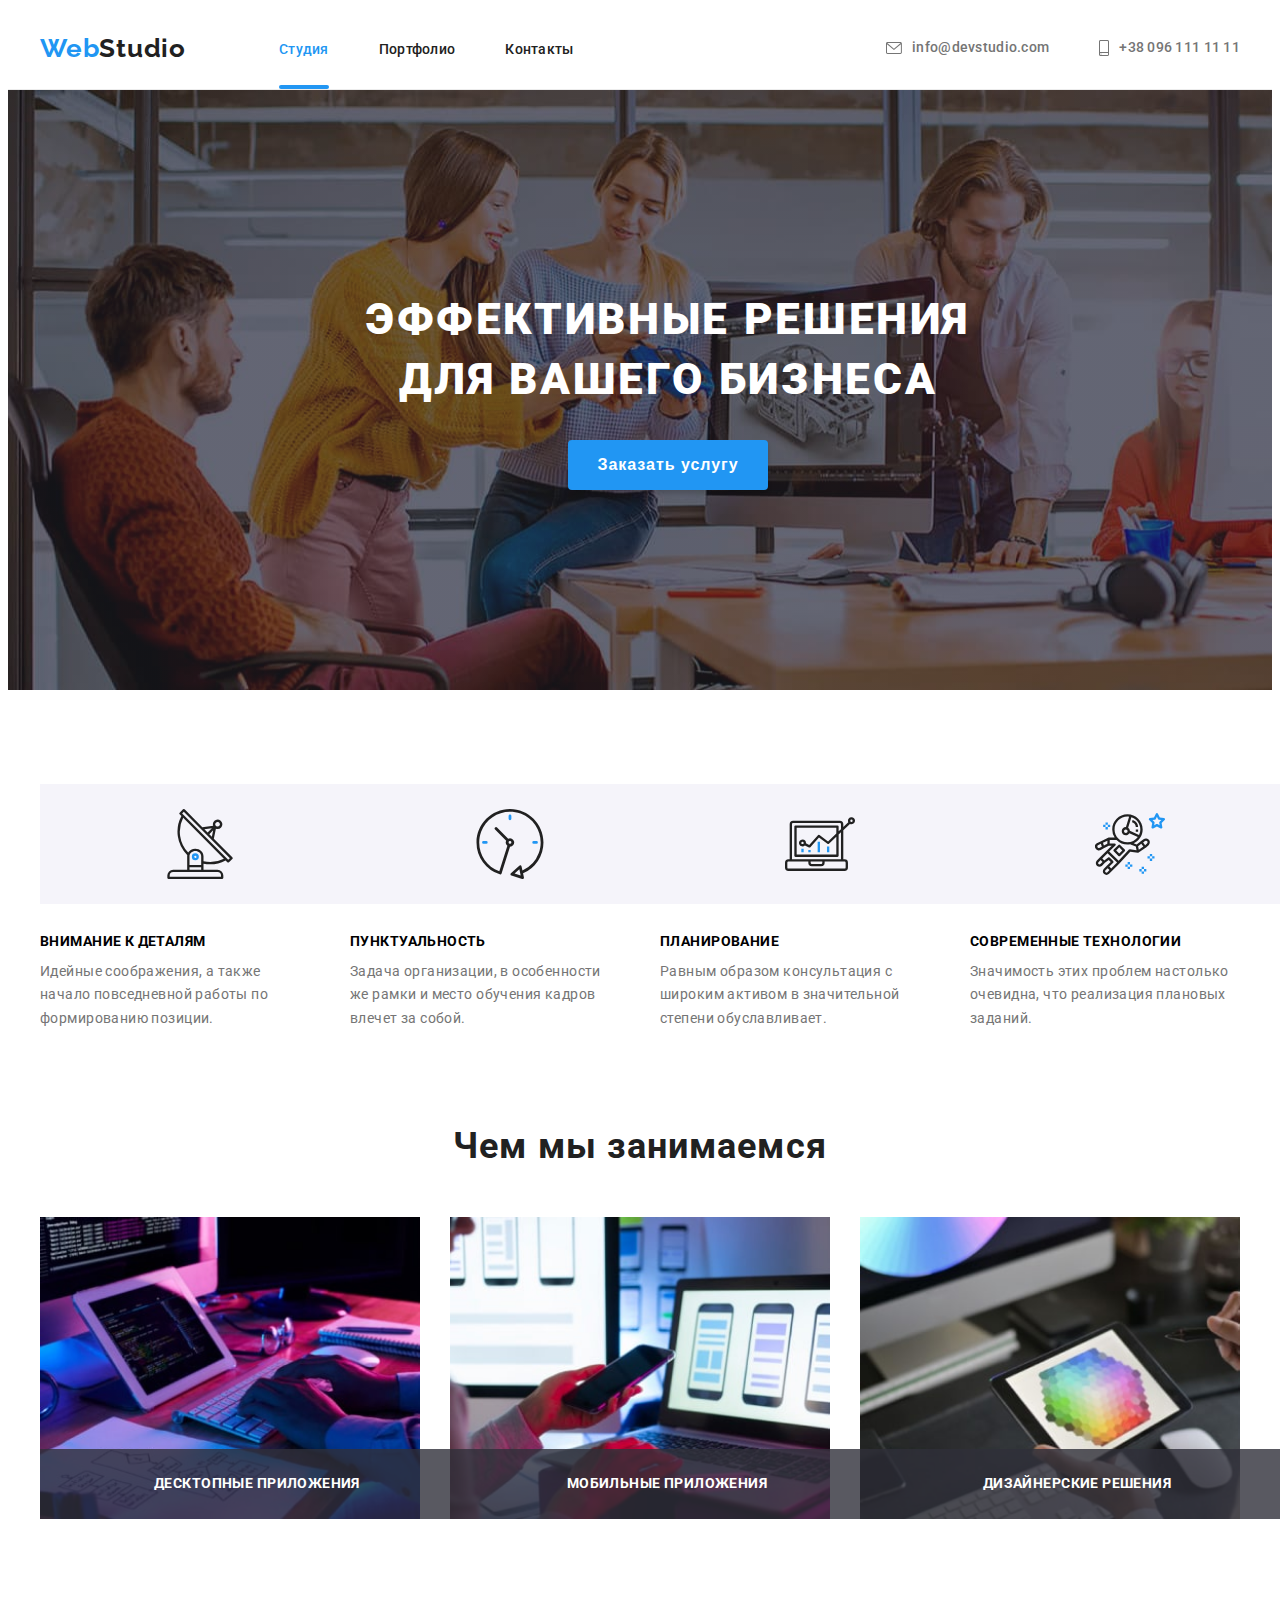
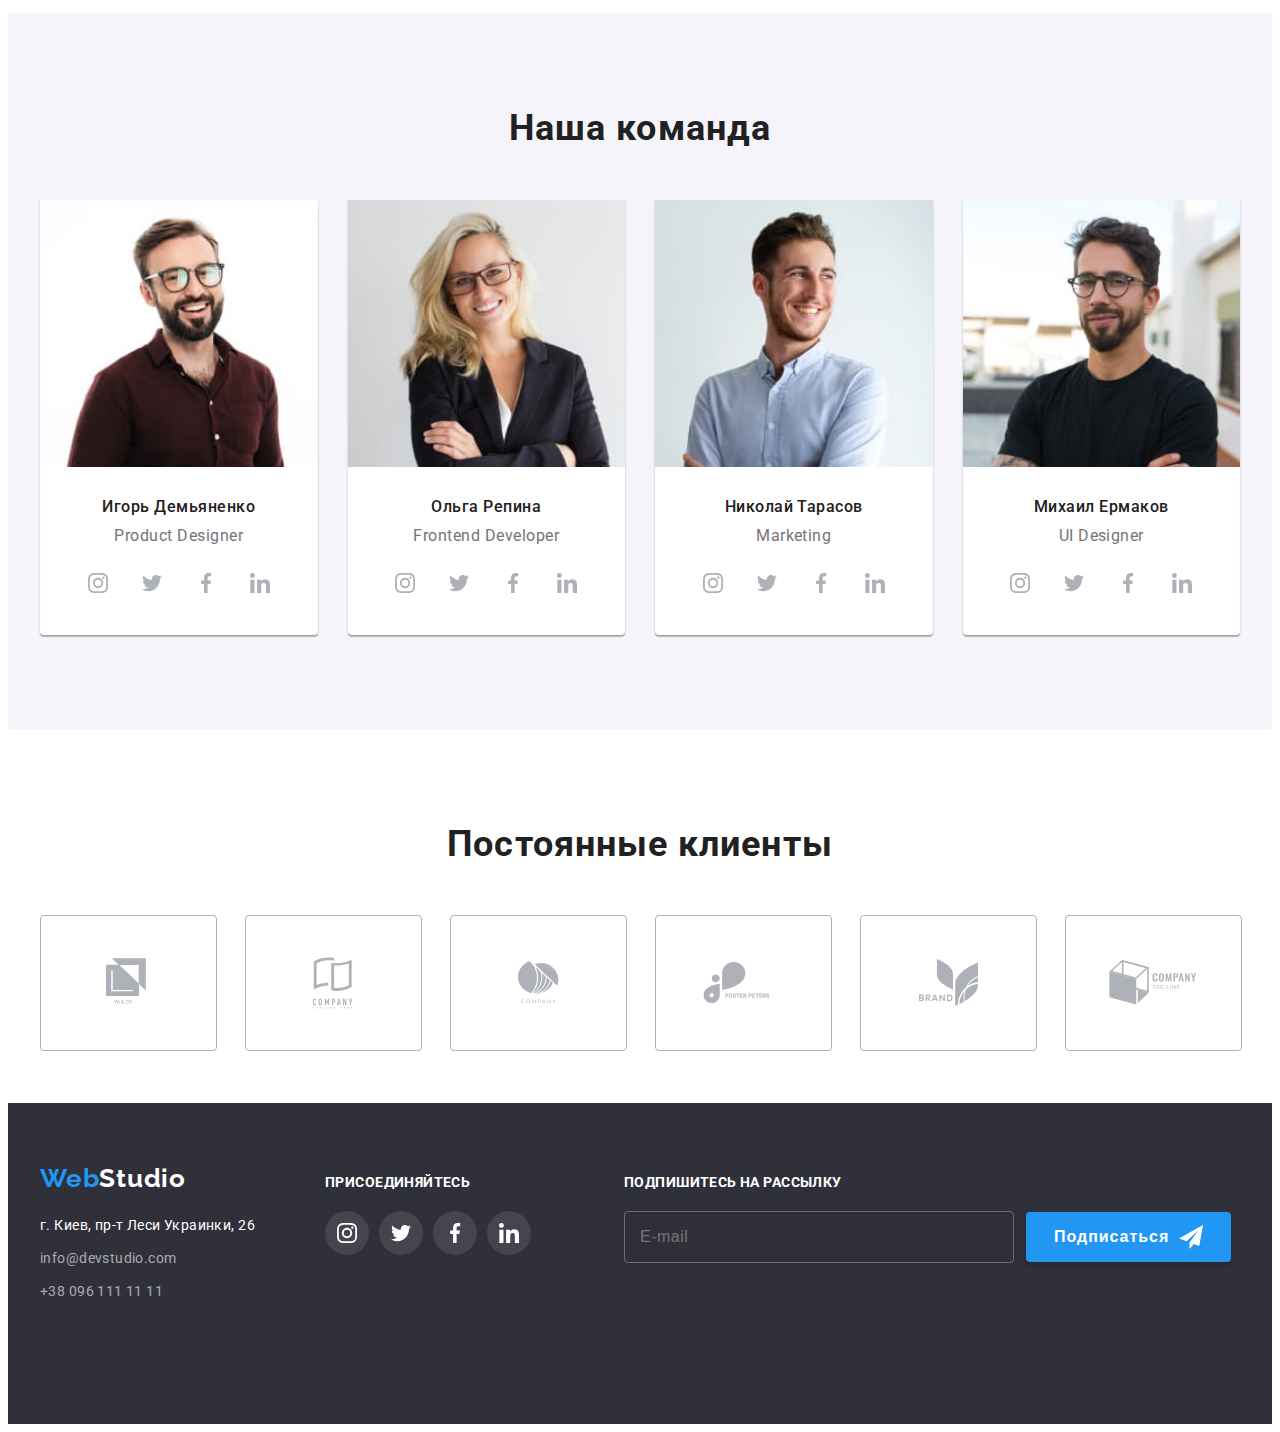
<file: index.html>
<!DOCTYPE html>
<html lang="ru">
<head>
	<meta charset="UTF-8">
	<meta name="viewport" content="width=device-width, initial-scale=1.0">
	<title>Web Studio</title>
	<link rel="preconnect" href="https://fonts.gstatic.com">
	<link href="https://fonts.googleapis.com/css2?family=Raleway:wght@700&family=Roboto:wght@400;500;700;900&display=swap" rel="stylesheet">
	<link rel="stylesheet" href="https://cdnjs.cloudflare.com/ajax/libs/modern-normalize/1.0.0/modern-normalize.min.css" integrity="sha512-ISS7cAi1PEhQ8jnbJpJZMd29NlhNj4AWYyLOSp2CE/CsHxTCu+r+t0D2yoJudVrd0/8fTVPUVDzY5Tvli75u/g==" crossorigin="anonymous" />
	<link rel="stylesheet" href="css/main.min.css">
</head>
<body>
	<header>
		<div class="wrap header-wrap">
			<nav class="navigation">
				<a href="index.html" class="logo link"><span class="logo__first-part">Web</span>Studio</a>
				<ul class="navigation-list list">
					<li class="navigation-list__item">
						<a href="index.html" class="navigation-list__link link navigation-list__link--current">Студия</a> 
					</li>
					<li class="navigation-list__item">
						<a href="portfolio.html" class="navigation-list__link link">Портфолио</a> 
					</li>
					<li class="navigation-list__item">
						<a href="#" class="navigation-list__link link">Контакты</a> 
					</li>
				</ul>
			</nav>
			<button class="menu-button" type="button" data-menu-button>
				<svg class="menu-icon" width="40px" height="40px">
					<use href="images/sprite.svg#icon-menu"></use>
				</svg>
			</button>
			<ul class="header-contacts list">
				<li class="header-contacts__item">
					<a href="mailto:info@devstudio.com" class="header-contacts__link link">
						<svg class="header-contacts__icon" width="16px" height="12px">
							<use href="images/sprite.svg#icon-envelope"></use>
						</svg>
					info@devstudio.com</a>
				</li>
				<li class="header-contacts__item">
					<a href="tel:+380961111111" class="header-contacts__link link">
						<svg class="header-contacts__icon" width="10" height="16">
							<use href="images/sprite.svg#icon-smartphone"></use>
						</svg>
					 +38 096 111 11 11</a>
				</li>
			</ul>
		</div>
		<div class="mobile-menu" data-menu>
			<button type="button" class="menu-close-btn" data-menu-close>
				<svg class="menu-close-icon" width="19" height="19">
					<use href="images/sprite.svg#icon-Vector"></use>
				</svg>
			</button>
			<ul class="mobile-menu__list list">
				<li class="mobile-menu__item">
					<a href="index.html" class="mobile-menu__link mobile-menu__link--current link">
						Студия
					</a>
				</li>
				<li class="mobile-menu__item">
					<a href="portfolio.html" class="mobile-menu__link link">
						Портфолио
					</a>
				</li>
				<li class="mobile-menu__item">
					<a href="#" class="mobile-menu__link link">
						Контакты
					</a>
				</li>
			</ul>
			<ul class="mobile-menu__contacts-list list">
				<li class="mobile-menu__contacts-item">
					<a href="tel:+380961111111" class="mobile-menu__contacts-link link">
					+38 096 111 11 11</a>
				</li>
				<li class="mobile-menu__contacts-item">
					<a href="mailto:info@devstudio.com" class="mobile-menu__contacts-link mobile-menu__contacts-link--email link">
					info@devstudio.com</a>
				</li>
			</ul>
			<ul class="mobile-menu__social-list list">
				<li class="mobile-menu__social-item">
					<a href="#" class="mobile-menu__social-link link">Instagram</a>
				</li>
				<li class="mobile-menu__social-item">
					<a href="#" class="mobile-menu__social-link link">Twitter</a>
				</li>
				<li class="mobile-menu__social-item">
					<a href="#" class="mobile-menu__social-link link">Facebook</a>
				</li>
				<li class="mobile-menu__social-item">
					<a href="#" class="mobile-menu__social-link link">Linkedin</a>
				</li>
			</ul>
		</div>
	</header>
	<main>
		<section class="hero">
				<div class="wrap">
					<h1 class="hero__header">Эффективные решения для вашего бизнеса</h1>
					<button type="button" class="hero__button" data-modal-open>Заказать услугу</button>
				</div>
		</section>
		<section class="rules">
			<div class="wrap">
			 <h2 class="primary-header visually-hidden">Наши принципы</h2>
			 <ul class="rules-list list">
			  <li class="rules-list__item">
			   <div class="rules-list__container">
				<svg class="rules__icon" width="70" height="70">
				 <use href="images/sprite.svg#icon-antenna"></use>
				</svg>
			   </div>
			   <h3 class="rules-list__title">Внимание к деталям</h3>
			   <p class="rules-list__text">Идейные соображения, а также начало повседневной работы по формированию позиции.</p>
			  </li>
			  <li class="rules-list__item">
			   <div class="rules-list__container">
				<svg class="rules__icon" width="70" height="70">
				 <use href="images/sprite.svg#icon-clock"></use>
				</svg>
			   </div>
			   <h3 class="rules-list__title">Пунктуальность</h3>
			   <p class="rules-list__text">Задача организации, в особенности же рамки и место обучения кадров влечет за собой.</p>
			  </li>
			  <li class="rules-list__item">
			   <div class="rules-list__container">
				<svg class="rules__icon" width="70" height="70">
				 <use href="images/sprite.svg#icon-diagram"></use>
				</svg>
			   </div>
			   <h3 class="rules-list__title">Планирование</h3>
			   <p class="rules-list__text">Равным образом консультация с широким активом в значительной степени обуславливает.</p>
			  </li>
			  <li class="rules-list__item">
			   <div class="rules-list__container">
				<svg class="rules__icon" width="70" height="70">
				 <use href="images/sprite.svg#icon-astronaut"></use>
				</svg>
			   </div>
			   <h3 class="rules-list__title">Современные технологии</h3>
			   <p class="rules-list__text">Значимость этих проблем настолько очевидна, что реализация плановых заданий.</p>
			  </li>
			 </ul>
			</div>
		   </section>
		<section class="about">
			<div class="wrap">
				<h2 class="primary-header">Чем мы занимаемся</h2>
				<ul class="about-list list">
					<li class="about-list__item"> 
						<img src="./images/index/img1.jpg" class="about-list__img" alt="coding">
						<div class="about-list__wrapper">
							<p class="about-list__text">Десктопные приложения</p>
						</div>
					</li>
					<li class="about-list__item">
						<img src="./images/index/img2.jpg" class="about-list__img" alt="mobile development">
						<div class="about-list__wrapper">
							<p class="about-list__text">Мобильные приложения</p>
						</div>
					</li>
					<li class="about-list__item">
						<img src="./images/index/img3.jpg" class="about-list__img" alt="tablet development">
						<div class="about-list__wrapper">
							<p class="about-list__text">Дизайнерские решения</p>
						</div>
					</li>
				</ul>
			</div>	
		</section>
		<section class="team">
			<div class="wrap">
				<h2 class="primary-header">Наша команда</h2>
				<ul class="team-list list">
					<li class="team-list__item">
						<picture>
							<source srcset="./images/main/desktop/img1-270x260.jpg 1x, ./images/main/desktop/img1-270x260@2x.jpg 2x" media="(min-width:1200px)">
							<source srcset="./images/main/tablet/img1-354x374.jpg 1x, ./images/main/tablet/img1-354x374@2x.jpg 2x " media="(min-width:768px)">
							<source srcset="./images/main/mobile/img1-450x460.jpg 1x, ./images/main/mobile/img1-450x460@2x.jpg 2x" media="(max-width: 767px)" />
							<img src="./images/main/tablet/img1-270x260.jpg" class="team-list__img" alt="man">
						</picture>
						<div class="team-list__wrapper">
							<h3 class="team-list__header">Игорь Демьяненко</h3>
							<p class="team-list__text">Product Designer</p>
							<ul class="team__social-container list">
								<li class="social-container__item">
									<a href="#" class="social-container__link link">
										<svg class="social-container__icon" width="20" height="20">
											<use href="images/sprite.svg#icon-instagram"></use>
										</svg>
									</a>
								</li>
								<li class="social-container__item">
									<a href="#" class="social-container__link link">
										<svg class="social-container__icon" width="20" height="20">
											<use href="images/sprite.svg#icon-twitter"></use>
										</svg>
									</a>
								</li>
								<li class="social-container__item">
									<a href="#" class="social-container__link link">
										<svg class="social-container__icon" width="20" height="20">
											<use href="images/sprite.svg#icon-facebook"></use>
										</svg>
									</a>
								</li>
								<li class="social-container__item">
									<a href="#" class="social-container__link link">
										<svg class="social-container__icon" width="20" height="20">
											<use href="images/sprite.svg#icon-linkedin"></use>
										</svg>
									</a>
								</li>
							</ul>
						</div>
					</li>
					<li class="team-list__item">
						<picture>
							<source srcset="./images/main/desktop/img2-270x260.jpg 1x, ./images/main/desktop/img2-270x260@2x.jpg 2x"
								media="(min-width: 1200px)" />
							<source srcset="./images/main/tablet/img2-354x374.jpg 1x, ./images/main/tablet/img2-354x374@2x.jpg 2x"
								media="(min-width: 768px)" />
							<source srcset="./images/main/mobile/img2-450x460.jpg 1x, ./images/main/mobile/img2-450x460@2x.jpg 2x"
								media="(max-width: 767px)" />
							<img src="./images/main/desktop/img2-270x260.jpg" class="team-list__img" alt="woman">
						</picture>
						<div class="team-list__wrapper">
							<h3 class="team-list__header">Ольга Репина</h3>
							<p class="team-list__text">Frontend Developer</p>
							<ul class="team__social-container list">
								<li class="social-container__item">
									<a href="#" class="social-container__link link">
										<svg class="social-container__icon" width="20" height="20">
											<use href="images/sprite.svg#icon-instagram"></use>
										</svg>
									</a>
								</li>
								<li class="social-container__item">
									<a href="#" class="social-container__link link">
										<svg class="social-container__icon" width="20" height="20">
											<use href="images/sprite.svg#icon-twitter"></use>
										</svg>
									</a>
								</li>
								<li class="social-container__item">
									<a href="#" class="social-container__link link">
										<svg class="social-container__icon" width="20" height="20">
											<use href="images/sprite.svg#icon-facebook"></use>
										</svg>
									</a>
								</li>
								<li class="social-container__item">
									<a href="#" class="social-container__link link">
										<svg class="social-container__icon" width="20" height="20">
											<use href="images/sprite.svg#icon-linkedin"></use>
										</svg>
									</a>
								</li>
							</ul>
						</div>
					</li>
					<li class="team-list__item">
						<picture>
							<source srcset="./images/main/desktop/img3-270x260.jpg 1x, ./images/main/desktop/img3-270x260@2x.jpg 2x"
								media="(min-width: 1200px)" />
							<source srcset="./images/main/tablet/img3-354x374.jpg 1x, ./images/main/tablet/img3-354x374@2x.jpg 2x"
								media="(min-width: 768px)" />
							<source srcset="./images/main/mobile/img3-450x460.jpg 1x, ./images/main/mobile/img3-450x460@2x.jpg 2x"
								media="(max-width: 767px)" />
							<img src="./images/main/desktop/img3-270x260.jpg" class="team-list__img" alt="man">
						</picture>
						<div class="team-list__wrapper">
							<h3 class="team-list__header">Николай Тарасов</h3>
							<p class="team-list__text">Marketing</p>
							<ul class="team__social-container list">
								<li class="social-container__item">
									<a href="#" class="social-container__link link">
										<svg class="social-container__icon" width="20" height="20">
											<use href="images/sprite.svg#icon-instagram"></use>
										</svg>
									</a>
								</li>
								<li class="social-container__item">
									<a href="#" class="social-container__link link">
										<svg class="social-container__icon" width="20" height="20">
											<use href="images/sprite.svg#icon-twitter"></use>
										</svg>
									</a>
								</li>
								<li class="social-container__item">
									<a href="#" class="social-container__link link">
										<svg class="social-container__icon" width="20" height="20">
											<use href="images/sprite.svg#icon-facebook"></use>
										</svg>
									</a>
								</li>
								<li class="social-container__item">
									<a href="#" class="social-container__link link">
										<svg class="social-container__icon" width="20" height="20">
											<use href="images/sprite.svg#icon-linkedin"></use>
										</svg>
									</a>
								</li>
							</ul>
						</div>
					</li>
					<li class="team-list__item">
						<picture>
							<source srcset="./images/main/desktop/img4-270x260.jpg 1x, ./images/main/desktop/img4-270x260@2x.jpg 2x"
								media="(min-width: 1200px)" />
							<source srcset="./images/main/tablet/img4-354x374.jpg 1x, ./images/main/tablet/img4-354x374@2x.jpg 2x"
								media="(min-width: 768px)" />
							<source srcset="./images/main/mobile/img4-450x460.jpg 1x, ./images/main/mobile/img4-450x460@2x.jpg 2x"
								media="(max-width: 767px)" />
							<img src="./images/main/desktop/img4-270x260.jpg" class="team-list__img" alt="man">
						</picture>
						<div class="team-list__wrapper">
							<h3 class="team-list__header">Михаил Ермаков</h3>
							<p class="team-list__text">UI Designer</p>
							<ul class="team__social-container list">
								<li class="social-container__item">
									<a href="#" class="social-container__link link">
										<svg class="social-container__icon" width="20" height="20">
											<use href="images/sprite.svg#icon-instagram"></use>
										</svg>
									</a>
								</li>
								<li class="social-container__item">
									<a href="#" class="social-container__link link">
										<svg class="social-container__icon" width="20" height="20">
											<use href="images/sprite.svg#icon-twitter"></use>
										</svg>
									</a>
								</li>
								<li class="social-container__item">
									<a href="#" class="social-container__link link">
										<svg class="social-container__icon" width="20" height="20">
											<use href="images/sprite.svg#icon-facebook"></use>
										</svg>
									</a>
								</li>
								<li class="social-container__item">
									<a href="#" class="social-container__link link">
										<svg class="social-container__icon" width="20" height="20">
											<use href="images/sprite.svg#icon-linkedin"></use>
										</svg>
									</a>
								</li>
							</ul>
						</div>
					</li>
				</ul>
			</div>
		</section>
		<section class="clients">
			<div class="wrap">
				<h2 class="primary-header">Постоянные клиенты</h2>
				<ul class="clients-list list">
					<li class="clients-list__item">
						<a href="#" class="clients-list__link link">
							<svg class="clients-list__icon" width="44" height="49">
								<use href="images/sprite.svg#icon-logo-1"></use>
							</svg>
						</a>
					</li>
					<li class="clients-list__item">
						<a href="#" class="clients-list__link link">
							<svg class="clients-list__icon" width="40" height="52">
								<use href="images/sprite.svg#icon-logo-2"></use>
							</svg>
						</a>
					</li>
					<li class="clients-list__item">
						<a href="#" class="clients-list__link link">
							<svg class="clients-list__icon" width="41" height="43">
								<use href="images/sprite.svg#icon-logo-3"></use>
							</svg>
						</a>
					</li>
					<li class="clients-list__item">
						<a href="#" class="clients-list__link link">
							<svg class="clients-list__icon" width="80" height="42">
								<use href="images/sprite.svg#icon-logo-4"></use>
							</svg>
						</a>
					</li>
					<li class="clients-list__item">
						<a href="#" class="clients-list__link link">
							<svg class="clients-list__icon" width="59" height="47">
								<use href="images/sprite.svg#icon-logo-5"></use>
							</svg>
						</a>
					</li>
					<li class="clients-list__item">
						<a href="#" class="clients-list__link link">
							<svg class="clients-list__icon" width="88" height="45">
								<use href="images/sprite.svg#icon-logo-6"></use>
							</svg>
						</a>
					</li>
				</ul>
			</div>
		</section>
	</main>
	<footer>
		<div class="footer wrap">
			<div class="footer__container">
				<div class="footer__left-part">
					<a href="index.html" class="logo logo--bottom link"><span class="logo__first-part">Web</span>Studio</a>
					<address>
						<ul class="address-list list">
							<li class="address-list__item">
								<a href="https://goo.gl/maps/cHCvmtt4Cjto5mqM6" class="address-list__link link addr" target="_blank" rel="noopener noreffer">г. Киев, пр-т Леси Украинки, 26</a>
							</li>
							<li class="address-list__item">
								<a href="mailto:info@devstudio.com" class="address-list__link link">info@devstudio.com</a>
							</li>
							<li class="address-list__item">
								<a href="tel:+380961111111" class="address-list__link link"> +38 096 111 11 11</a>
							</li>
						</ul>
					</address>
				</div>
				<div class="footer__right-part">
					<h4 class="right-part__header">Присоединяйтесь</h4>
					<ul class="social-container list">
						<li class="social-container__item">
							<a href="#" class="social-container__link link">
								<svg class="social-container__icon" width="20" height="20">
									<use href="images/sprite.svg#icon-instagram"></use>
								</svg>
							</a>
						</li>
						<li class="social-container__item">
							<a href="#" class="social-container__link link">
								<svg class="social-container__icon" width="20" height="20">
									<use href="images/sprite.svg#icon-twitter"></use>
								</svg>
							</a>
						</li>
						<li class="social-container__item">
							<a href="#" class="social-container__link link">
								<svg class="social-container__icon" width="20" height="20">
									<use href="images/sprite.svg#icon-facebook"></use>
								</svg>
							</a>
						</li>
						<li class="social-container__item">
							<a href="#" class="social-container__link link">
								<svg class="social-container__icon" width="20" height="20">
									<use href="images/sprite.svg#icon-linkedin"></use>
								</svg>
							</a>
						</li>
					</ul>
				</div>
			</div>
			<div class="footer__form-part">
				<p class="right-part__header"><label for="email">Подпишитесь на рассылку</label></p>
				<form action="#" class="footer-form">
					<input id="email" type="email" name="email" class="footer-form__input" required placeholder="E-mail">
					<button type="submit" class="footer-form__btn">
						Подписаться
						<svg class="footer-form__icon" width="24" height="24">
							<use href="images/sprite.svg#icon-icon-send"></use>
						</svg>	
					</button>
				</form>
			</div>
		</div>
	</footer>

	<div class="backdrop is-hidden" data-modal>
		<div class="modal">
			<button type="button" class="modal-close-btn" data-modal-close>
				<svg class="modal-close-icon" width="11" height="11">
					<use href="images/sprite.svg#icon-Vector"></use>
				</svg>
			</button>
			<p class="modal__header">Оставьте свои данные, мы вам перезвоним</p>
			<form action="#" class="modal-form">
				<label for="user-name" class="modal-form__label">Имя</label>
				<div class="modal-form__wrapper">
					<input id="user-name" type="text" name="user-name" class="modal-form__input" required>
					<svg class="modal-form__icon" width="18" height="18">
						<use href="images/sprite.svg#icon-person-black"></use>
					</svg>
				</div>
				<label for="user-tel" class="modal-form__label">Телефон</label>
				<div class="modal-form__wrapper">
					<input id="user-tel" type="tel" name="user-tel" class="modal-form__input" required>
					<svg class="modal-form__icon" width="18" height="18">
						<use href="images/sprite.svg#icon-phone-black"></use>
					</svg>
				</div>
				<label for="user-email" class="modal-form__label">Почта</label>
				<div class="modal-form__wrapper">
					<input id="user-email" type="email" name="user-email" class="modal-form__input" required>
					<svg class="modal-form__icon" width="18" height="18">
						<use href="images/sprite.svg#icon-email-black"></use>
					</svg>
				</div>
				<label for="user-message" class="modal-form__label">Комментарий</label>
				<textarea name="user-message" id="user-message" placeholder="Введите текст" class="modal-form__textarea"></textarea>
				<input type="checkbox" name="user-terms" id="user-terms" class="user-terms-checkbox visually-hidden">
				<label for="user-terms" class="user-terms"><span>Соглашаюсь с рассылкой и принимаю <a class="user-terms-desc" href="#">Условия договора</a></span></label>
				<button type="submit" class="footer-form__btn modal-form__btn">Отправить</button>
			</form>
		</div>
	</div>		
	<script src="./js/mobile-menu.js"></script>
	<script src="./js/modal.js"></script>
</body>
</html>
</file>
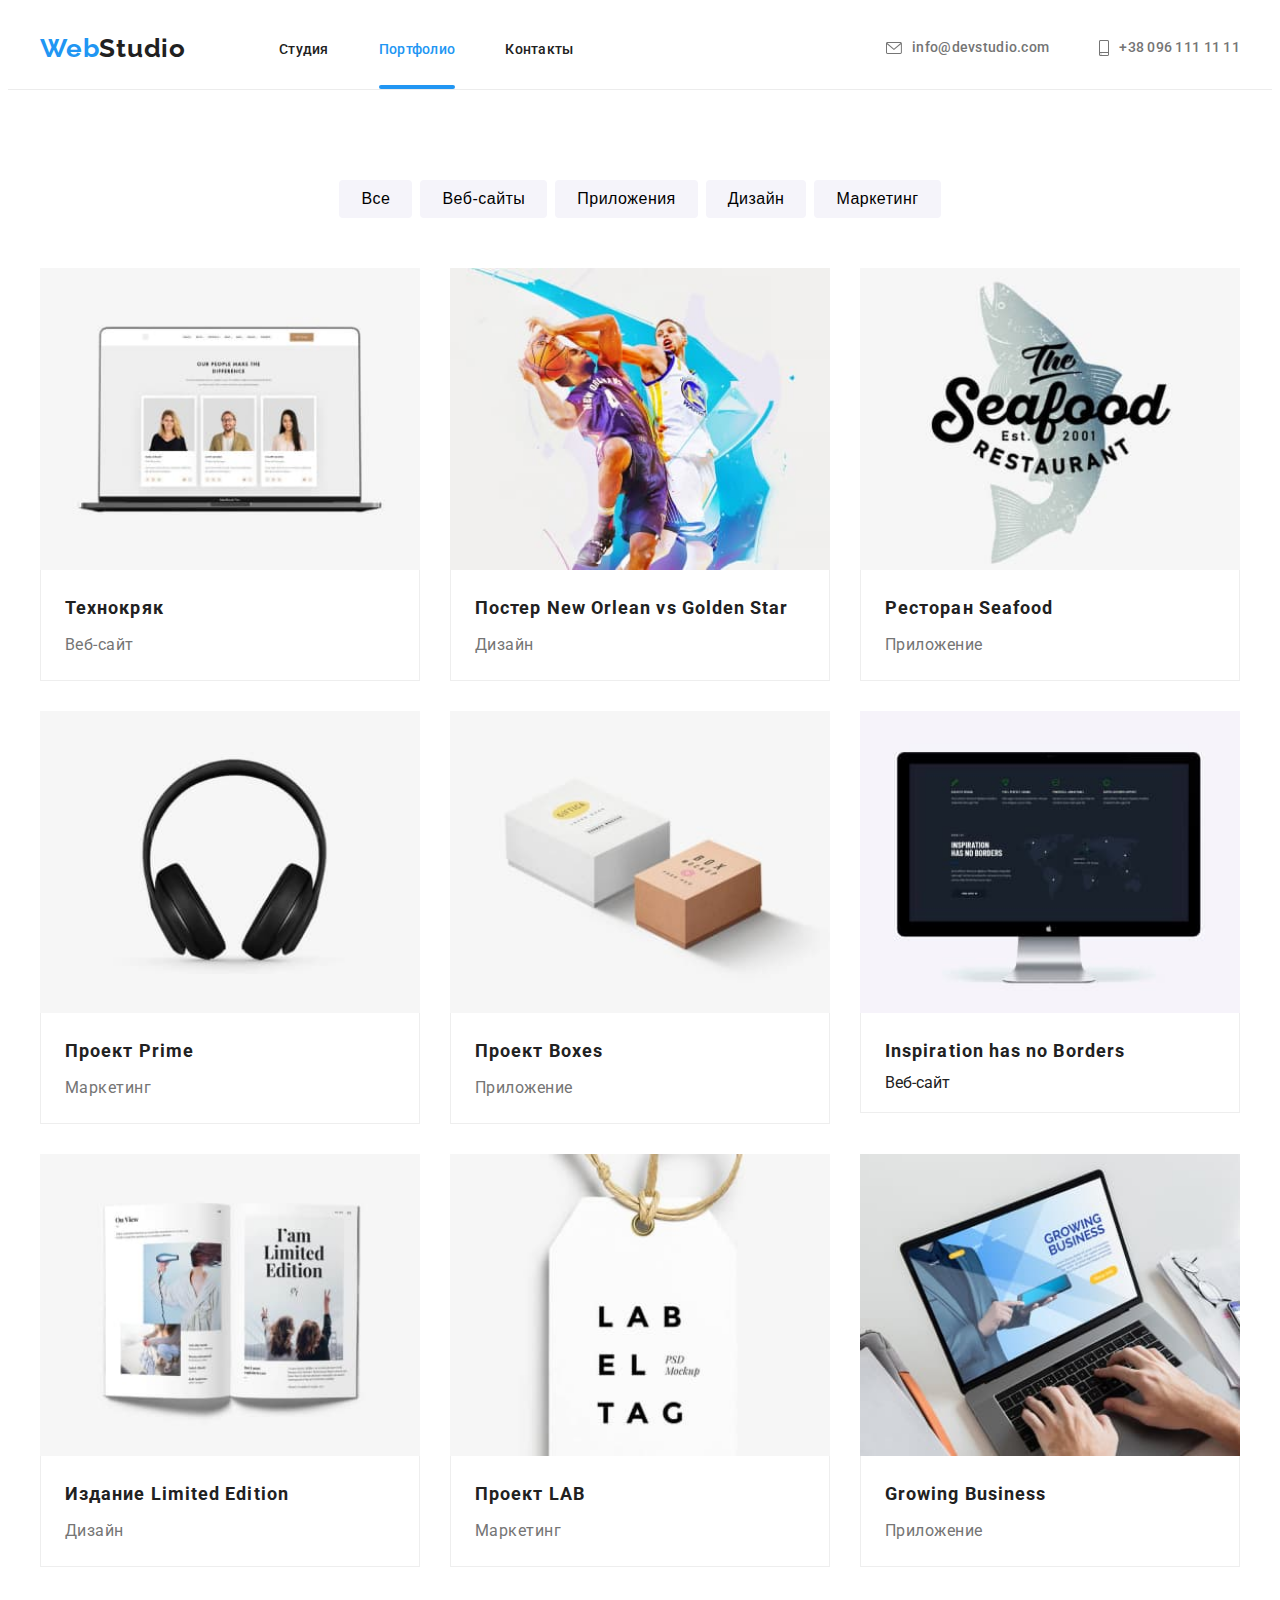
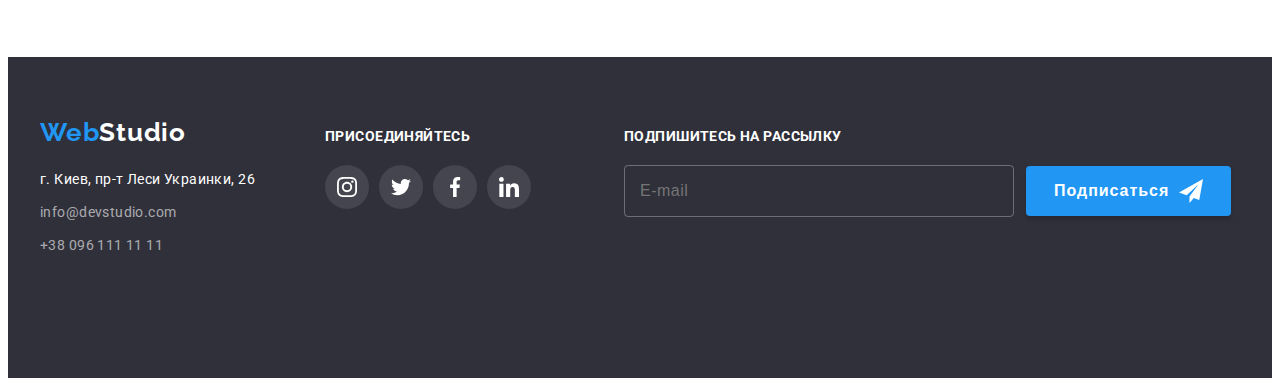
<file: portfolio.html>
<!DOCTYPE html>
<html lang="ru">
<head>
	<meta charset="UTF-8">
	<meta name="viewport" content="width=device-width, initial-scale=1.0">
	<title>Web Studio-Portfolio</title>
	<link rel="preconnect" href="https://fonts.gstatic.com">
	<link href="https://fonts.googleapis.com/css2?family=Raleway:wght@700&family=Roboto:wght@400;500;700;900&display=swap" rel="stylesheet">
	<link rel="stylesheet" href="https://cdnjs.cloudflare.com/ajax/libs/modern-normalize/1.0.0/modern-normalize.min.css" integrity="sha512-ISS7cAi1PEhQ8jnbJpJZMd29NlhNj4AWYyLOSp2CE/CsHxTCu+r+t0D2yoJudVrd0/8fTVPUVDzY5Tvli75u/g==" crossorigin="anonymous" />
	<link rel="stylesheet" href="css/main.min.css">
</head>
<body>
	<header>
		<div class="wrap header-wrap">
			<nav class="navigation">
				<a href="index.html" class="logo link"><span class="logo__first-part">Web</span>Studio</a>
				<ul class="navigation-list list">
					<li class="navigation-list__item">
						<a href="index.html" class="navigation-list__link link">Студия</a> 
					</li>
					<li class="navigation-list__item">
						<a href="portfolio.html" class="navigation-list__link link navigation-list__link--current">Портфолио</a> 
					</li>
					<li class="navigation-list__item">
						<a href="#" class="navigation-list__link link">Контакты</a> 
					</li>
				</ul>
			</nav>
			<button class="menu-button" type="button" data-menu-button>
				<svg class="menu-icon" width="40px" height="40px">
					<use href="images/sprite.svg#icon-menu"></use>
				</svg>
			</button>
			<ul class="header-contacts list">
				<li class="header-contacts__item">
					<a href="mailto:info@devstudio.com" class="header-contacts__link link">
						<svg class="header-contacts__icon" width="16px" height="12px">
							<use href="images/sprite.svg#icon-envelope"></use>
						</svg>
					info@devstudio.com</a>
				</li>
				<li class="header-contacts__item">
					<a href="tel:+380961111111" class="header-contacts__link link">
						<svg class="header-contacts__icon" width="10" height="16">
							<use href="images/sprite.svg#icon-smartphone"></use>
						</svg>
					 +38 096 111 11 11</a>
				</li>
			</ul>
		</div>
		<div class="mobile-menu" data-menu>
			<button type="button" class="menu-close-btn" data-menu-close>
				<svg class="menu-close-icon" width="19" height="19">
					<use href="images/sprite.svg#icon-Vector"></use>
				</svg>
			</button>
			<ul class="mobile-menu__list list">
				<li class="mobile-menu__item">
					<a href="index.html" class="mobile-menu__link  link ">
						Студия
					</a>
				</li>
				<li class="mobile-menu__item">
					<a href="portfolio.html" class="mobile-menu__link mobile-menu__link--current link">
						Портфолио
					</a>
				</li>
				<li class="mobile-menu__item">
					<a href="#" class="mobile-menu__link link">
						Контакты
					</a>
				</li>
			</ul>
			<ul class="mobile-menu__contacts-list list">
				<li class="mobile-menu__contacts-item">
					<a href="tel:+380961111111" class="mobile-menu__contacts-link link">
					+38 096 111 11 11</a>
				</li>
				<li class="mobile-menu__contacts-item">
					<a href="mailto:info@devstudio.com" class="mobile-menu__contacts-link mobile-menu__contacts-link--email link">
					info@devstudio.com</a>
				</li>
			</ul>
			<ul class="mobile-menu__social-list list">
				<li class="mobile-menu__social-item">
					<a href="#" class="mobile-menu__social-link link">Instagram</a>
				</li>
				<li class="mobile-menu__social-item">
					<a href="#" class="mobile-menu__social-link link">Twitter</a>
				</li>
				<li class="mobile-menu__social-item">
					<a href="#" class="mobile-menu__social-link link">Facebook</a>
				</li>
				<li class="mobile-menu__social-item">
					<a href="#" class="mobile-menu__social-link link">Linkedin</a>
				</li>
			</ul>
		</div>
	</header>
	<main>
		<section class="main-section">
			<div class="wrap">
				<h1 class="visually-hidden">Наши проекты</h1>
				<ul class="filter-list list">
					<li class="filter-list__item">
						<button type="button" class="filter-list__button">Все</button>
					</li>
					<li class="filter-list__item">
						<button type="button" class="filter-list__button">Веб-сайты</button>
					</li>
					<li class="filter-list__item">
						<button type="button" class="filter-list__button">Приложения</button>
					</li>
					<li class="filter-list__item">
						<button type="button" class="filter-list__button">Дизайн</button>
					</li>
					<li class="filter-list__item">
						<button type="button" class="filter-list__button">Маркетинг</button>
					</li>
				</ul>
				<ul class="main-section-list list">
					<li class="main-section-list__item">
						<a href="#" class="main-section-list__link link">
							<div class="main-section-list__img-wrapper">
								<picture>
									<source srcset="./images/portfolio/desktop/img1-370x294.jpg 1x, ./images/portfolio/desktop/img1-370x294@2x.jpg 2x"
										media="(min-width: 1200px)" />
									<source srcset="./images/portfolio/tablet/img1-354x294.jpg 1x, ./images/portfolio/tablet/img1-354x294@2x.jpg 2x"
										media="(min-width: 768px)" />
									<source srcset="./images/portfolio/mobile/img1-450x294.jpg 1x, ./images/portfolio/mobile/img1-450x294@2x.jpg 2x"
										media="(max-width: 767px)" />
									<img class="team__img" src="./images/portfolio/desktop/img1-370x294.jpg" alt="Ноутбук с открытым сайтом">
								</picture>
								<p class="main-section-list__overlay">Технокряк это современная площадка распространения коронавируса. Компании используют эту платформу для цифрового шпионажа и атак на защищённые сервера конкурентов.</p>
							</div>
							<div class="main-section-list__text-wrapper">
								<h2 class="main-section-list__header">Технокряк</h2>
								<p class="main-section-list__text">Веб-сайт</p>
							</div>
						</a>
					</li>
					<li class="main-section-list__item">
						<a href="#" class="main-section-list__link link">
							<div class="main-section-list__img-wrapper">
								<picture>
									<source srcset="./images/portfolio/desktop/img2-370x294.jpg 1x, ./images/portfolio/desktop/img2-370x294@2x.jpg 2x"
										media="(min-width: 1200px)" />
									<source srcset="./images/portfolio/tablet/img2-354x294.jpg 1x, ./images/portfolio/tablet/img2-354x294@2x.jpg 2x"
										media="(min-width: 768px)" />
									<source srcset="./images/portfolio/mobile/img2-450x294.jpg 1x, ./images/portfolio/mobile/img2-450x294@2x.jpg 2x"
										media="(max-width: 767px)" />
									<img class="team__img" src="./images/portfolio/desktop/img2-370x294.jpg" alt="Игроки в баскетбол">
								</picture>
								<p class="main-section-list__overlay">Lorem ipsum dolor sit amet consectetur, adipisicing elit. Consectetur ea harum, doloribus necessitatibus dolorem nostrum culpa nam ex ad in dolore unde at, iusto fugiat, quidem officia molestiae, adipisci laboriosam!</p>
							</div>
							<div class="main-section-list__text-wrapper">
								<h2 class="main-section-list__header">Постер New Orlean vs Golden Star</h2>
								<p class="main-section-list__text">Дизайн</p>
							</div>
						</a>
					</li>
					<li class="main-section-list__item">
						<a href="#" class="main-section-list__link link">
							<div class="main-section-list__img-wrapper">
								<picture>
									<source srcset="./images/portfolio/desktop/img3-370x294.jpg 1x, ./images/portfolio/desktop/img3-370x294@2x.jpg 2x"
										media="(min-width: 1200px)" />
									<source srcset="./images/portfolio/tablet/img3-354x294.jpg 1x, ./images/portfolio/tablet/img3-354x294@2x.jpg 2x"
										media="(min-width: 768px)" />
									<source srcset="./images/portfolio/mobile/img3-450x294.jpg 1x, ./images/portfolio/mobile/img3-450x294@2x.jpg 2x"
										media="(max-width: 767px)" />
									<img class="team__img" src="./images/portfolio/desktop/img3-370x294.jpg" alt="Ресторан Seafood">
								</picture>
								<p class="main-section-list__overlay">Lorem ipsum dolor sit amet consectetur adipisicing elit. Aperiam quas tempore consectetur omnis, repellat nemo, molestiae at, eveniet praesentium, explicabo doloribus ducimus illo eius corrupti a. Similique ad consequatur iusto!</p>
							</div>
							<div class="main-section-list__text-wrapper">
								<h2 class="main-section-list__header">Ресторан Seafood</h2>
								<p class="main-section-list__text">Приложение</p>
							</div>
						</a>
					</li>
					<li class="main-section-list__item">
						<a href="#" class="main-section-list__link link">
							<div class="main-section-list__img-wrapper">
								<picture>
									<source srcset="./images/portfolio/desktop/img4-370x294.jpg 1x, ./images/portfolio/desktop/img4-370x294@2x.jpg 2x"
										media="(min-width: 1200px)" />
									<source srcset="./images/portfolio/tablet/img4-354x294.jpg 1x, ./images/portfolio/tablet/img4-354x294@2x.jpg 2x"
										media="(min-width: 768px)" />
									<source srcset="./images/portfolio/mobile/img4-450x294.jpg 1x, ./images/portfolio/mobile/img4-450x294@2x.jpg 2x"
										media="(max-width: 767px)" />
									<img class="team__img" src="./images/portfolio/desktop/img4-370x294.jpg" alt="Наушники">
								</picture>
								<p class="main-section-list__overlay">Lorem ipsum dolor sit amet consectetur, adipisicing elit. Asperiores, enim. Ea ipsam dolorum, aut atque ipsum, quam ducimus et, recusandae quod labore asperiores numquam modi totam error placeat mollitia quo?</p>
							</div>
							<div class="main-section-list__text-wrapper">
								<h2 class="main-section-list__header">Проект Prime</h2>
								<p class="main-section-list__text">Маркетинг</p>
							</div>
						</a>
					</li>
					<li class="main-section-list__item">
						<a href="#" class="main-section-list__link link">
							<div class="main-section-list__img-wrapper">
								<picture>
									<source srcset="./images/portfolio/desktop/img5-370x294.jpg 1x, ./images/portfolio/desktop/img5-370x294@2x.jpg 2x"
										media="(min-width: 1200px)" />
									<source srcset="./images/portfolio/tablet/img5-354x294.jpg 1x, ./images/portfolio/tablet/img5-354x294@2x.jpg 2x"
										media="(min-width: 768px)" />
									<source srcset="./images/portfolio/mobile/img5-450x294.jpg 1x, ./images/portfolio/mobile/img5-450x294@2x.jpg 2x"
										media="(max-width: 767px)" />
									<img class="team__img" src="./images/portfolio/desktop/img5-370x294.jpg" alt="Две коробки">
								</picture>
								<p class="main-section-list__overlay">Lorem ipsum dolor sit amet consectetur adipisicing elit. Quam, rem excepturi nobis reiciendis magni! Possimus adipisci harum exercitationem recusandae iste et optio voluptates reprehenderit, molestiae doloribus aut repudiandae illo quos?</p>
							</div>
							<div class="main-section-list__text-wrapper">
								<h2 class="main-section-list__header">Проект Boxes</h2>
								<p class="main-section-list__text">Приложение</p>
							</div>
						</a>
					</li>
					<li class="main-section-list__item">
						<a href="#" class="main-section-list__link link">
							<div class="main-section-list__img-wrapper">
								<picture>
									<source srcset="./images/portfolio/desktop/img6-370x294.jpg 1x, ./images/portfolio/desktop/img6-370x294@2x.jpg 2x"
										media="(min-width: 1200px)" />
									<source srcset="./images/portfolio/tablet/img6-354x294.jpg 1x, ./images/portfolio/tablet/img6-354x294@2x.jpg 2x"
										media="(min-width: 768px)" />
									<source srcset="./images/portfolio/mobile/img6-450x294.jpg 1x, ./images/portfolio/mobile/img6-450x294@2x.jpg 2x"
										media="(max-width: 767px)" />
									<img class="team__img" src="./images/portfolio/desktop/img6-370x294.jpg" alt="Монитор">
								</picture>
								<p class="main-section-list__overlay">Lorem ipsum dolor sit amet consectetur adipisicing elit. Beatae magnam eum neque dicta molestias laborum odio vitae omnis praesentium obcaecati reiciendis, quo nihil nostrum iure quam nisi commodi distinctio aspernatur.</p>
							</div>
							<div class="main-section-list__text-wrapper">
								<h2 class="main-section-list__header">Inspiration has no Borders</h2>
								<p class="main-sectionlist__text">Веб-сайт</p>
							</div>
						</a>
					</li>
					<li class="main-section-list__item">
						<a href="#" class="main-section-list__link link">
							<div class="main-section-list__img-wrapper">
								<picture>
									<source srcset="./images/portfolio/desktop/img7-370x294.jpg 1x, ./images/portfolio/desktop/img7-370x294@2x.jpg 2x"
										media="(min-width: 1200px)" />
									<source srcset="./images/portfolio/tablet/img7-354x294.jpg 1x, ./images/portfolio/tablet/img7-354x294@2x.jpg 2x"
										media="(min-width: 768px)" />
									<source srcset="./images/portfolio/mobile/img7-450x294.jpg 1x, ./images/portfolio/mobile/img7-450x294@2x.jpg 2x"
										media="(max-width: 767px)" />
									<img class="team__img" src="./images/portfolio/desktop/img7-370x294.jpg" alt="Раскрытая книга">
								</picture>
								<p class="main-section-list__overlay">Lorem ipsum dolor sit amet consectetur adipisicing elit. Commodi, accusantium, dolorum! Iure modi magni, laborum ullam exercitationem velit eos ipsa nam voluptas consequatur officia facilis asperiores. Omnis inventore quidem, cumque!</p>
							</div>
							<div class="main-section-list__text-wrapper">
								<h2 class="main-section-list__header">Издание Limited Edition</h2>
								<p class="main-section-list__text">Дизайн</p>
							</div>
						</a>
					</li>
					<li class="main-section-list__item">
						<a href="#" class="main-section-list__link link">
							<div class="main-section-list__img-wrapper">
								<picture>
									<source srcset="./images/portfolio/desktop/img8-370x294.jpg 1x, ./images/portfolio/desktop/img8-370x294@2x.jpg 2x"
										media="(min-width: 1200px)" />
									<source srcset="./images/portfolio/tablet/img8-354x294.jpg 1x, ./images/portfolio/tablet/img8-354x294@2x.jpg 2x"
										media="(min-width: 768px)" />
									<source srcset="./images/portfolio/mobile/img8-450x294.jpg 1x, ./images/portfolio/mobile/img8-450x294@2x.jpg 2x"
										media="(max-width: 767px)" />
									<img class="team__img" src="./images/portfolio/desktop/img8-370x294.jpg" alt="Проект LAB">
								</picture>
								<p class="main-section-list__overlay">Lorem, ipsum dolor sit amet consectetur adipisicing, elit. Sint optio, dolores iure veritatis, dicta beatae? Facilis, maiores reprehenderit! Quos, aliquam optio expedita atque a reiciendis accusamus sapiente velit et natus?</p>
							</div>
							<div class="main-section-list__text-wrapper">
								<h2 class="main-section-list__header">Проект LAB</h2>
								<p class="main-section-list__text">Маркетинг</p>
							</div>
						</a>
					</li>
					<li class="main-section-list__item">
						<a href="#" class="main-section-list__link link">
							<div class="main-section-list__img-wrapper">
								<picture>
									<source srcset="./images/portfolio/desktop/img9-370x294.jpg 1x, ./images/portfolio/desktop/img9-370x294@2x.jpg 2x"
										media="(min-width: 1200px)" />
									<source srcset="./images/portfolio/tablet/img9-354x294.jpg 1x, ./images/portfolio/tablet/img9-354x294@2x.jpg 2x"
										media="(min-width: 768px)" />
									<source srcset="./images/portfolio/mobile/img9-450x294.jpg 1x, ./images/portfolio/mobile/img9-450x294@2x.jpg 2x"
										media="(max-width: 767px)" />
									<img class="team__img" src="./images/portfolio/desktop/img9-370x294.jpg"  alt="Ноутбук">
								</picture>
								<p class="main-section-list__overlay">Lorem ipsum, dolor sit amet consectetur, adipisicing elit. Quidem temporibus similique fugiat doloribus dolorum, quo laudantium sapiente ex facilis tempore architecto odio ipsa deserunt distinctio omnis aliquam cupiditate harum saepe!</p>
							</div>
							<div class="main-section-list__text-wrapper">
								<h2 class="main-section-list__header">Growing Business</h2>
								<p class="main-section-list__text">Приложение</p>
							</div>
						</a>
					</li>
				</ul>
			</div>
		</section>
	</main>
	<footer>
		<div class="footer wrap">
			<div class="footer__container">
				<div class="footer__left-part">
					<a href="index.html" class="logo logo--bottom link"><span class="logo__first-part">Web</span>Studio</a>
					<address>
						<ul class="address-list list">
							<li class="address-list__item">
								<a href="https://goo.gl/maps/cHCvmtt4Cjto5mqM6" class="address-list__link link addr" target="_blank" rel="noopener noreffer">г. Киев, пр-т Леси Украинки, 26</a>
							</li>
							<li class="address-list__item">
								<a href="mailto:info@devstudio.com" class="address-list__link link">info@devstudio.com</a>
							</li>
							<li class="address-list__item">
								<a href="tel:+380961111111" class="address-list__link link"> +38 096 111 11 11</a>
							</li>
						</ul>
					</address>
				</div>
				<div class="footer__right-part">
					<h4 class="right-part__header">Присоединяйтесь</h4>
					<ul class="social-container list">
						<li class="social-container__item">
							<a href="#" class="social-container__link link">
								<svg class="social-container__icon" width="20" height="20">
									<use href="images/sprite.svg#icon-instagram"></use>
								</svg>
							</a>
						</li>
						<li class="social-container__item">
							<a href="#" class="social-container__link link">
								<svg class="social-container__icon" width="20" height="20">
									<use href="images/sprite.svg#icon-twitter"></use>
								</svg>
							</a>
						</li>
						<li class="social-container__item">
							<a href="#" class="social-container__link link">
								<svg class="social-container__icon" width="20" height="20">
									<use href="images/sprite.svg#icon-facebook"></use>
								</svg>
							</a>
						</li>
						<li class="social-container__item">
							<a href="#" class="social-container__link link">
								<svg class="social-container__icon" width="20" height="20">
									<use href="images/sprite.svg#icon-linkedin"></use>
								</svg>
							</a>
						</li>
					</ul>
				</div>
			</div>
			<div class="footer__form-part">
				<p class="right-part__header"><label for="email">Подпишитесь на рассылку</label></p>
				<form action="#" class="footer-form">
					<input id="email" type="email" name="email" class="footer-form__input" required placeholder="E-mail">
					<button type="submit" class="footer-form__btn">
						Подписаться
						<svg class="footer-form__icon" width="24" height="24">
							<use href="images/sprite.svg#icon-icon-send"></use>
						</svg>	
					</button>
				</form>
			</div>
		</div>
	</footer>
	<script src="./js/mobile-menu.js"></script>
</body>
</html>
</file>
<file: css/main.min.css>
:root{--main-font: 'Roboto', sans-serif;--secondary-font: 'Raleway', sans-serif;--accent-color: #2196F3;--main-text-color: #212121;--secondary-text-color: #757575}.visually-hidden{position:absolute;width:1px;height:1px;margin:-1px;border:0;padding:0;white-space:nowrap;clip-path:inset(100%);clip:rect(0 0 0 0);overflow:hidden}h1,h2,h3,h4,h5,p{margin:0}ul,li{margin:0;padding:0}img{display:block;width:100%}body{min-width:320px;font-family:var(--main-font)}.list{list-style-type:none}address{font-style:normal}.link{text-decoration:none;color:var(--main-text-color)}.wrap{padding:0 15px}@media screen and (min-width: 480px){.wrap{width:480px;margin:0 auto}}@media screen and (min-width: 768px){.wrap{width:768px}}@media screen and (min-width: 1200px){.wrap{width:1200px}}.primary-header{font-weight:bold;font-size:28px;line-height:1.18;text-align:center;letter-spacing:0.03em;color:var(--main-text-color);margin-bottom:30px}@media screen and (min-width: 1200px){.primary-header{font-size:36px;line-height:1.17;margin-bottom:50px}}.logo{font-size:24px;line-height:1.17;font-family:Raleway;font-style:normal;font-weight:bold;letter-spacing:0.03em;color:var(--main-text-color)}@media screen and (min-width: 768px){.logo{margin-right:88px}}@media screen and (min-width: 1200px){.logo{font-size:26px;line-height:1.19;margin-right:93px}}.logo__first-part{color:var(--accent-color)}.social-container__icon{fill:currentColor}.social-container__link{width:44px;height:44px;color:#AFB1B8;border-radius:50%;overflow:hidden;display:flex;align-items:center;justify-content:center;transition:background 250ms cubic-bezier(0.4, 0, 0.2, 1),color 250ms cubic-bezier(0.4, 0, 0.2, 1)}.social-container__link:hover,.social-container__link:focus{color:#fff;background:var(--accent-color)}.social-container__item:not(:last-child){margin-right:10px}.backdrop{position:fixed;top:0;left:0;width:100vw;height:100vh;background:rgba(0,0,0,0.2);transition:opacity 250ms cubic-bezier(0.4, 0, 0.2, 1);overflow-y:scroll;padding:16px 8px}.modal{position:relative;top:12%;margin:0 auto;padding:40px 16px;max-width:528px;min-width:304px;background:#ffffff;box-shadow:0px 1px 3px rgba(0,0,0,0.12),0px 1px 1px rgba(0,0,0,0.14),0px 2px 1px rgba(0,0,0,0.2);border-radius:4px;transform:scale(1);transition:transform 250ms cubic-bezier(0.4, 0, 0.2, 1)}.modal-close-btn{position:absolute;display:flex;justify-content:center;align-items:center;top:8px;right:8px;width:30px;height:30px;border-radius:50%;border:1px solid rgba(0,0,0,0.1);background:transparent;padding:0;cursor:pointer;transition:fill 250ms cubic-bezier(0.4, 0, 0.2, 1)}.modal-close-btn:hover,.modal-close-btn:focus{fill:var(--accent-color)}.is-hidden{opacity:0;visibility:hidden;pointer-events:none}.is-hidden .modal{transform:scale(0)}.modal__header{font-weight:bold;font-size:20px;line-height:1.5;text-align:center;letter-spacing:0.03em;color:var(--main-text-color);margin-bottom:12px}@media screen and (min-width: 480px){.modal{min-width:450px;padding:40px}}.modal-form{display:flex;flex-direction:column}.modal-form__label{margin-bottom:4px;font-size:12px;line-height:1.17;letter-spacing:0.01em;color:#757575}.modal-form__input{width:100%;height:40px;padding:0 42px;border:1px solid rgba(33,33,33,0.2);border-radius:4px;transition:border 250ms cubic-bezier(0.4, 0, 0.2, 1)}.modal-form__input:focus{outline:none;border-color:var(--accent-color)}.modal-form__input:focus+.modal-form__icon{fill:var(--accent-color)}.modal-form__textarea{height:120px;resize:none;border:1px solid rgba(33,33,33,0.2);border-radius:4px;padding:12px 16px;font-size:14px;line-height:1.14;letter-spacing:0.01em;margin-bottom:20px;color:rgba(0,0,0,0.8);transition:border 250ms cubic-bezier(0.4, 0, 0.2, 1)}.modal-form__textarea::placeholder{font-size:12px;line-height:1.17;letter-spacing:0.01em;color:rgba(117,117,117,0.5)}.modal-form__textarea:focus{outline:none;border-color:var(--accent-color)}.modal-form__textarea:focus::placeholder{font-size:14px;line-height:1.14}.modal-form__icon{transition:fill 250ms cubic-bezier(0.4, 0, 0.2, 1)}.modal-form__wrapper{position:relative;margin-bottom:10px}.modal-form__icon{position:absolute;top:50%;left:12px;transform:translateY(-50%)}.user-terms{display:flex;font-size:12px;line-height:1.17;color:#757575;align-self:center;text-align:center;width:243px;margin:0 auto 30px}.user-terms::before{content:'';margin-right:8px;width:22px;height:16px;border:2px solid #000000;border-radius:2px;cursor:pointer;transition:background 250ms cubic-bezier(0.4, 0, 0.2, 1),border 250ms cubic-bezier(0.4, 0, 0.2, 1)}.user-terms-checkbox:checked+.user-terms::before{background:var(--accent-color);border:none;background-image:url(../images/checkbox.svg);background-position:center;background-repeat:no-repeat}.user-terms-checkbox:focus+.user-terms::before{box-shadow:0 0 0 1px var(--accent-color);border:none}.user-terms-desc{color:var(--accent-color)}.modal-form__btn{min-width:200px;align-self:center}@media screen and (min-width: 480px){.user-terms{width:370px;letter-spacing:0.03em}.user-terms::before{width:16px}}@media screen and (min-width: 1200px){.user-terms{font-size:14px;line-height:1.71;align-items:center;width:initial}}header::after{content:'';display:block;border-bottom:1px solid #ECECEC}.header-wrap{display:flex;padding-top:16px;padding-bottom:16px}.navigation{display:flex;align-items:center}.navigation-list{display:none}.header-contacts{display:none}.menu-button{background:transparent;border:none;padding:0;height:40px;margin-left:auto}.menu-icon{transition:fill 250ms cubic-bezier(0.4, 0, 0.2, 1)}.menu-button:hover>.menu-icon,.menu-button:focus>.menu-icon{fill:var(--accent-color)}.mobile-menu{position:fixed;z-index:1;top:0;left:50%;overflow-y:scroll;width:100vw;height:100vh;background-color:#ffffff;padding:48px 24px;transform:translateY(-100%) translateX(-50%);transition:transform 250ms cubic-bezier(0.4, 0, 0.2, 1)}.mobile-menu__list{margin-bottom:302px}.mobile-menu__link{font-size:24px;line-height:1.29;text-align:center;letter-spacing:0.02em;font-weight:500}.mobile-menu__link--current{color:var(--accent-color)}.mobile-menu__item:not(:last-child),.mobile-menu__contacts-item:not(:last-child){margin-bottom:32px}.mobile-menu__contacts-list{margin-bottom:64px}.mobile-menu__contacts-link{font-size:24px;line-height:1.29;font-weight:500;letter-spacing:0.02em;color:var(--accent-color)}.mobile-menu__contacts-link--email{font-size:24px;line-height:1.17;letter-spacing:0.02em;color:#757575}.mobile-menu__social-list{display:flex}.mobile-menu__social-item:not(:last-child){margin-right:6px}.mobile-menu__social-item:not(:last-child)::after{content:"";display:inline;border-right:1px solid rgba(33,33,33,0.2);height:22px;margin-left:6px}.mobile-menu__social-link{font-size:14px;line-height:1.57;font-weight:500;letter-spacing:0.02em;color:var(--accent-color)}.is-open{transform:translateY(0) translateX(-50%)}.menu-close-btn{position:absolute;display:flex;justify-content:center;align-items:center;top:10px;right:15px;width:40px;height:40px;border:none;background:transparent;padding:0;cursor:pointer;transition:fill 250ms cubic-bezier(0.4, 0, 0.2, 1)}.menu-close-btn:hover,.menu-close-btn:focus{fill:var(--accent-color)}@media screen and (min-width: 480px){.menu-icon{transition:fill 250ms cubic-bezier(0.4, 0, 0.2, 1)}.menu-button:hover>.menu-icon,.menu-button:focus>.menu-icon{fill:var(--accent-color)}.mobile-menu{padding:48px 40px}.mobile-menu__link{font-size:40px;line-height:1.18}.mobile-menu__contacts-link{font-size:34px;line-height:1.18}.mobile-menu__contacts-link--email{font-size:24px;line-height:1.17}.mobile-menu__social-item:not(:last-child){margin-right:10px}.mobile-menu__social-item:not(:last-child)::after{margin-left:10px}.mobile-menu__social-link{font-size:18px;line-height:1.22}}@media screen and (min-width: 768px){.header-wrap{padding-top:26px;padding-bottom:26px}.menu-button{display:none}.navigation-list{display:flex;align-items:center}.navigation-list__item:not(:last-child){margin:0 50px 0 0}.navigation-list__link{font-weight:500;font-size:14px;line-height:1.14;letter-spacing:0.02em;position:relative;transition:color 250ms cubic-bezier(0.4, 0, 0.2, 1)}.navigation-list__link::after{content:'';visibility:hidden;position:absolute;width:100%;transform:scaleX(0);height:4px;border-radius:2px;left:0;bottom:-37px;background-color:var(--accent-color);transition:250ms cubic-bezier(0.4, 0, 0.2, 1)}.navigation-list__link:hover,.navigation-list__link:focus{color:var(--accent-color)}.navigation-list__link:hover::after,.navigation-list__link:focus::after{visibility:visible;transform:scaleX(1)}.navigation-list__link--current{color:var(--accent-color)}.navigation-list__link--current::after{visibility:visible;transform:scaleX(1)}.header-contacts{display:flex;margin-left:auto;flex-direction:column}.header-contacts__item:not(:last-child){margin:0 0 10px 0}.header-contacts__link{display:flex;align-items:center;font-weight:500;font-size:12px;line-height:1.17;letter-spacing:0.02em;color:var(--secondary-text-color);transition:color 250ms cubic-bezier(0.4, 0, 0.2, 1)}.header-contacts__link:hover,.header-contacts__link:focus{color:var(--accent-color)}.header-contacts__icon{fill:currentColor;margin-right:10px}}@media screen and (min-width: 1200px){.header-wrap{padding-top:25px;padding-bottom:25px}.header-contacts{align-items:center;flex-direction:row}.navigation-list__link{font-weight:500;font-size:14px;line-height:1.14;letter-spacing:0.02em;position:relative;transition:color 250ms cubic-bezier(0.4, 0, 0.2, 1)}.navigation-list__link::after{bottom:-32px}.header-contacts__item:not(:last-child){margin:0 50px 0 0}.header-contacts__link{font-size:14px;line-height:1.14}}.hero{width:100%;max-width:480px;margin:0 auto;background-size:cover;background-repeat:no-repeat;background-image:linear-gradient(180deg, rgba(47,48,58,0.4) 0%, rgba(47,48,58,0.4) 100%),url(../images/main/mobile/hero-480x400.jpg)}.hero .wrap{display:flex;flex-direction:column;align-items:center;justify-content:center;padding:118px 60px}.hero__header{font-weight:900;text-align:center;letter-spacing:0.06em;text-transform:uppercase;color:#FFFFFF;min-width:320px;font-size:26px;line-height:1.62;margin-bottom:30px}.hero__button{background:var(--accent-color);font-weight:700;font-size:16px;line-height:1.88;width:200px;height:50px;border:none;border-radius:4px;color:#FFFFFF;text-align:center;letter-spacing:0.06em;box-shadow:0px 4px 4px rgba(0,0,0,0.15);transition:background 250ms cubic-bezier(0.4, 0, 0.2, 1)}.hero__button:hover,.hero__button:focus{background:#188CE8;cursor:pointer}@media screen and (min-width: 768px){.hero{max-width:768px;background-image:linear-gradient(180deg, rgba(47,48,58,0.4) 0%, rgba(47,48,58,0.4) 100%),url(../images/main/tablet/hero-768x400.jpg)}.hero__header{width:360px}}@media screen and (min-width: 1200px){.hero{max-width:1600px;background-image:linear-gradient(180deg, rgba(47,48,58,0.4) 0%, rgba(47,48,58,0.4) 100%),url(../images/main/desktop/hero-1600x600.jpg)}.hero .wrap{padding:200px 60px}.hero__header{width:696px;font-size:44px;line-height:1.36}}.rules{padding-top:60px;padding-bottom:60px}.rules__header{visibility:hidden;position:absolute}.rules-list__container{display:flex;align-items:center;justify-content:center;padding:25px;margin-bottom:30px;background:#F5F4FA;width:100%}.rules-list__title{font-weight:bold;font-size:14px;line-height:1.14;letter-spacing:0.03em;text-transform:uppercase;margin-bottom:10px}.rules-list__text{font-size:14px;line-height:1.71;letter-spacing:0.03em;color:var(--secondary-text-color)}.rules-list__item{width:100%;display:flex;flex-direction:column;align-items:center}.rules-list__item:nth-child(-n+2){margin-bottom:30px}.rules-list{display:flex;flex-direction:column;align-items:center}@media screen and (min-width: 768px){.rules-list{flex-direction:row;flex-wrap:wrap;justify-content:space-between;align-items:baseline}.rules-list__item{width:354px;align-items:flex-start}.rules-list__text{text-align:left}}@media screen and (max-width: 768px){.rules-list__item:nth-child(-n+3){margin-bottom:30px}}@media screen and (min-width: 1200px){.rules{padding-top:94px;padding-bottom:94px}.rules-list__item{width:270px}.rules-list__item:not(:last-child){margin-right:30px;margin-bottom:0}}.about{padding-bottom:94px;display:none}@media screen and (min-width: 1200px){.about{display:block}}.about-list{display:flex;flex-wrap:wrap;margin-left:-30px;margin-top:-30px}.about-list__item{position:relative;margin-left:30px;margin-top:30px;flex-basis:calc(100% / 3 - 30px)}.about-list__wrapper{position:absolute;background:rgba(47,48,58,0.8);width:100%;bottom:0;padding:27px}.about-list__text{color:#ffffff;font-weight:bold;font-size:14px;line-height:1.14;text-align:center;letter-spacing:0.03em;text-transform:uppercase}.team{background:#F5F4FA;padding-top:60px;padding-bottom:60px}.team-list{display:flex;flex-direction:column}.team-list__item{background:#FFFFFF;box-shadow:0px 1px 3px rgba(0,0,0,0.12),0px 1px 1px rgba(0,0,0,0.14),0px 2px 1px rgba(0,0,0,0.2);border-radius:0px 0px 4px 4px;flex-basis:calc(100% - 30px)}.team-list__item:not(:last-child){margin-bottom:30px}.team__social-container{display:flex;justify-content:center}.team-list__wrapper{padding:30px 32px 24px}.team-list__header{font-weight:500;font-size:16px;line-height:1.19;text-align:center;letter-spacing:0.03em;color:var(--main-text-color);margin-bottom:10px}.team-list__text{font-size:16px;line-height:1.19;margin-bottom:16px;text-align:center;letter-spacing:0.03em;color:var(--secondary-text-color)}@media screen and (min-width: 768px){.team-list{flex-direction:row;margin-left:-30px;margin-top:-30px;flex-wrap:wrap}.team-list__item{margin-left:30px;margin-top:30px;flex-basis:calc(100% / 2 - 30px)}.team-list__item:not(:last-child){margin-bottom:0}.team__social-container{justify-content:center}}@media screen and (min-width: 1200px){.team{padding-top:94px;padding-bottom:94px}.team-list__item{margin-left:30px;margin-top:30px;flex-basis:calc(100% / 4 - 30px)}.team-list__item:not(:last-child){margin-bottom:0}.team-list__wrapper{padding:30px 32px}}.clients{padding-top:60px;padding-bottom:60px}.clients-list__icon{fill:currentColor}.clients-list{display:flex;flex-wrap:wrap;margin-left:-30px;margin-top:-30px}.clients-list__link{width:100%;height:100%;padding:20px 0;display:flex;align-items:center;justify-content:center;color:#AFB1B8;outline:none;border:1px solid #AFB1B8;border-radius:4px;transition:border-color 250ms cubic-bezier(0.4, 0, 0.2, 1),color 250ms cubic-bezier(0.4, 0, 0.2, 1)}.clients-list__link:hover,.clients-list__link:focus{color:var(--accent-color);border:1px solid var(--accent-color)}.clients-list__item{margin-left:30px;margin-top:30px;flex-basis:calc(100% / 2 - 30px)}@media screen and (min-width: 768px){.clients-list__item{flex-basis:calc(100% / 3 - 30px)}}@media screen and (min-width: 1200px){.clients{padding-top:94px;padding-bottom:94px}.clients-list__item{flex-basis:calc(100% / 6 - 30px)}}footer{background-color:#2F303A;padding:60px 0}.footer-wrap{width:100%}.logo--bottom{display:block;color:#FFFFFF;margin:0 0 20px;text-align:center}.address-list{text-align:center}.address-list__link{font-size:14px;line-height:1.71;letter-spacing:0.03em;color:rgba(255,255,255,0.6)}.address-list__item:not(:last-child){margin-bottom:9px}.addr{color:#FFFFFF}.footer__container{margin-bottom:60px}.right-part__header{text-align:center;font-weight:bold;font-size:14px;line-height:1.14;letter-spacing:0.03em;text-transform:uppercase;color:#FFFFFF;margin-bottom:20px}.social-container{display:flex;justify-content:center}footer .social-container__link{background:rgba(255,255,255,0.1);color:#ffffff}.footer-form{display:flex;flex-direction:column;align-items:center}.footer-form__input{padding:15px;background:transparent;width:100%;font-size:16px;line-height:1.25;letter-spacing:0.03em;color:rgba(255,255,255,0.6);border-radius:4px;border:1px solid rgba(255,255,255,0.3);margin-bottom:20px;outline:none}.footer-form__input:focus{box-shadow:0 0 1px 1px var(--accent-color)}.footer-form__btn{width:200px;margin:0 auto;display:flex;justify-content:center;align-items:center;padding:10px 28px;font-weight:bold;font-size:16px;line-height:1.86;text-align:center;letter-spacing:0.06em;color:#FFFFFF;background:var(--accent-color);border:none;cursor:pointer;box-shadow:0px 4px 4px rgba(0,0,0,0.15);border-radius:4px;transition:background 250ms cubic-bezier(0.4, 0, 0.2, 1)}.footer-form__btn:hover,.footer-form__btn:focus{background:#188CE8}.footer-form__icon{margin-left:10px;fill:#ffffff}@media screen and (min-width: 768px){.footer__container{display:flex;justify-content:space-between;align-items:baseline}.footer-form__input{width:450px}}@media screen and (min-width: 1200px){.footer{display:flex;align-items:baseline}.footer__left-part{margin-right:70px;margin-bottom:0}.footer__right-part{margin-right:93px;margin-bottom:0}.footer-form__input{width:358px;margin-right:12px;margin-bottom:0}.footer-form__btn{width:initial}.footer-form{display:flex;flex-direction:row}.logo--bottom{text-align:left}.address-list{text-align:left}.right-part__header{text-align:left}}@media screen and (max-width: 768px){.footer__left-part{margin-bottom:60px}}.main-section{padding-top:60px;padding-bottom:60px}.filter-list{display:flex;flex-wrap:wrap;margin-bottom:40px}.filter-list__item{margin-bottom:15px}.filter-list__item:not(:last-child){margin-right:8px}.filter-list__button{height:38px;border-radius:4px;border:none;background:#F5F4FA;font-weight:500;font-size:16px;line-height:1.62;text-align:center;letter-spacing:0.03em;cursor:pointer;padding:6px 22px;transition:background 250ms cubic-bezier(0.4, 0, 0.2, 1),color 250ms cubic-bezier(0.4, 0, 0.2, 1),box-shadow 250ms cubic-bezier(0.4, 0, 0.2, 1)}.filter-list__button:hover,.filter-list__button:focus{background:var(--accent-color);box-shadow:0px 3px 1px rgba(0,0,0,0.1),0px 1px 2px rgba(0,0,0,0.08),0px 2px 2px rgba(0,0,0,0.12);color:#FFFFFF}.main-section-list{display:flex;flex-wrap:wrap}.main-section-list__item:not(:last-child){margin-bottom:30px}.main-section-list__link{display:flex;flex-direction:column;transition:box-shadow 250ms cubic-bezier(0.4, 0, 0.2, 1)}.main-section-list__link:focus,.main-section-list__link:hover{outline:none;box-shadow:0px 1px 1px rgba(0,0,0,0.12),0px 4px 4px rgba(0,0,0,0.06),1px 4px 6px rgba(0,0,0,0.16)}.main-section-list__text-wrapper{padding:20px 24px;border:1px solid #EEEEEE;border-top:none;flex-grow:1}.main-section-list__header{font-weight:700;font-size:18px;line-height:2;letter-spacing:0.06em;color:var(--main-text-color);margin-bottom:4px}.main-section-list__text{font-size:16px;line-height:1.88;letter-spacing:0.03em;color:var(--secondary-text-color)}.main-section-list__img-wrapper{position:relative;overflow:hidden}.main-section-list__overlay{position:absolute;top:0;left:0;padding:63px 24px;background:rgba(33,150,243,0.9);width:100%;height:100%;font-size:18px;line-height:1.55;letter-spacing:0.03em;color:#FFFFFF;overflow:hidden;transform:translateY(100%);transition:transform 250ms cubic-bezier(0.4, 0, 0.2, 1)}.main-section-list__link:hover .main-section-list__overlay,.main-section-list__link:focus .main-section-list__overlay{transform:translateY(0%)}@media screen and (min-width: 768px){.filter-list{justify-content:center;margin-bottom:30px}.filter-list__item{margin-bottom:0}.main-section-list{margin-top:-30px;margin-left:-30px}.main-section-list__item{margin-top:30px;margin-left:30px;flex-basis:calc(100% / 2 - 30px)}.main-section-list__item:not(:last-child){margin-bottom:0}}@media screen and (min-width: 768px) and (max-width: 1200px){.main-section-list__link{min-height:442px}}@media screen and (min-width: 1200px){.main-section{padding-top:90px;padding-bottom:90px}.filter-list{justify-content:center;margin-bottom:50px}.main-section-list__item{flex-basis:calc(100% / 3 - 30px)}}
/*# sourceMappingURL=main.min.css.map */
</file>
